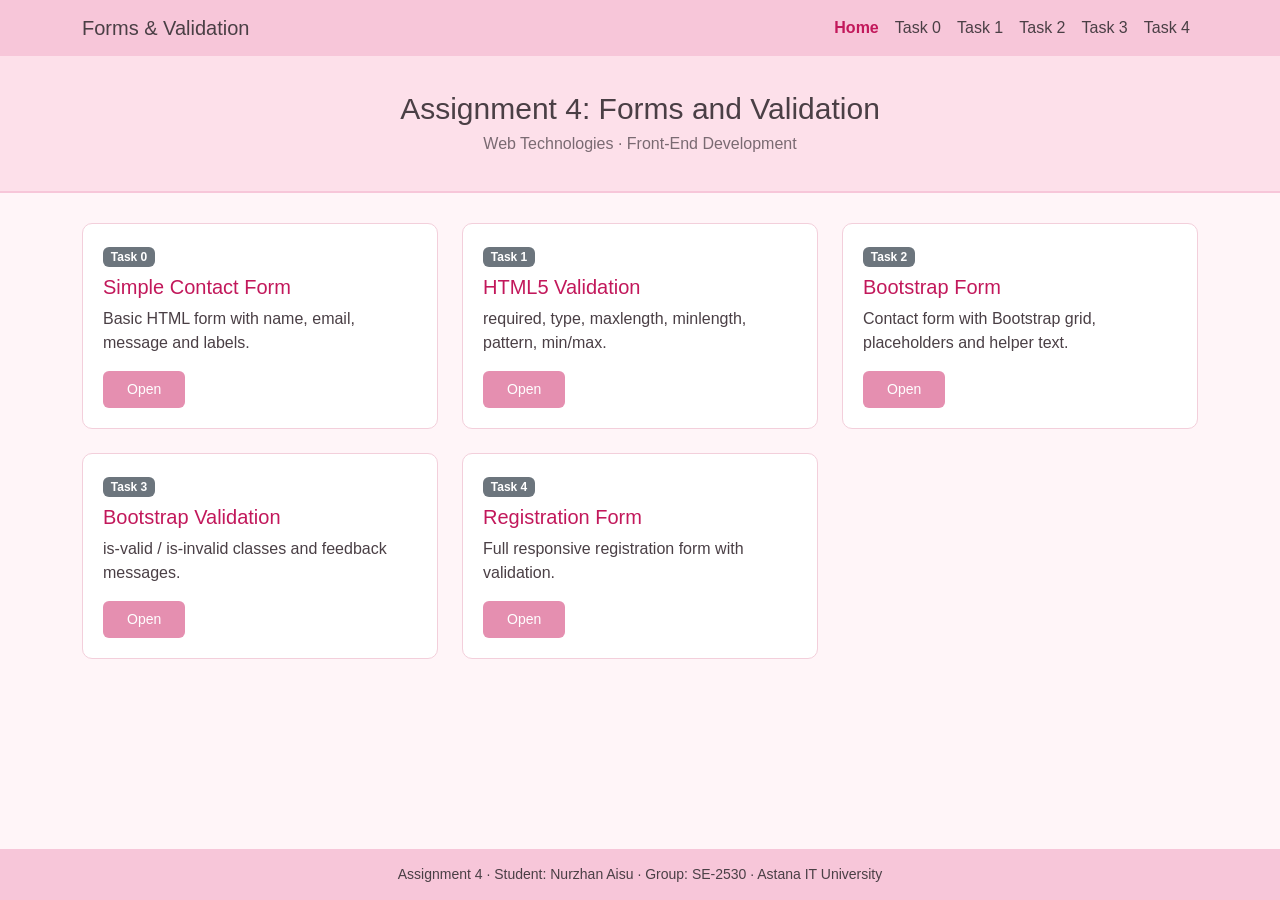
<file: index.html>
<!DOCTYPE html>
<html lang="en">
<head>
  <meta charset="UTF-8">
  <meta name="viewport" content="width=device-width, initial-scale=1">
  <title>Assignment 4: Forms and Validation | Assignment 4</title>
  <link href="https://cdn.jsdelivr.net/npm/bootstrap@5.3.3/dist/css/bootstrap.min.css" rel="stylesheet">
  <link href="css/style.css" rel="stylesheet">
</head>
<body>

  <nav class="navbar navbar-expand-lg">
    <div class="container">
      <a class="navbar-brand" href="index.html">Forms &amp; Validation</a>
      <button class="navbar-toggler" type="button" data-bs-toggle="collapse" data-bs-target="#menu">
        <span class="navbar-toggler-icon"></span>
      </button>
      <div class="collapse navbar-collapse" id="menu">
        <ul class="navbar-nav ms-auto">
          <li class="nav-item"><a class="nav-link active" href="index.html">Home</a></li><li class="nav-item"><a class="nav-link" href="task0-contact.html">Task 0</a></li><li class="nav-item"><a class="nav-link" href="task1-validation.html">Task 1</a></li><li class="nav-item"><a class="nav-link" href="task2-bootstrap.html">Task 2</a></li><li class="nav-item"><a class="nav-link" href="task3-feedback.html">Task 3</a></li><li class="nav-item"><a class="nav-link" href="task4-registration.html">Task 4</a></li>
        </ul>
      </div>
    </div>
  </nav>

  <header class="page-header">
    <div class="container">
      <h1>Assignment 4: Forms and Validation</h1>
      <p>Web Technologies &middot; Front-End Development</p>
    </div>
  </header>

  <main class="container">
    <div class="row g-4 mb-5">
      <div class="col-md-6 col-lg-4">
        <div class="task-card">
          <span class="badge bg-secondary mb-2">Task 0</span>
          <h5>Simple Contact Form</h5>
          <p>Basic HTML form with name, email, message and labels.</p>
          <a href="task0-contact.html" class="btn btn-main btn-sm">Open</a>
        </div>
      </div>
      <div class="col-md-6 col-lg-4">
        <div class="task-card">
          <span class="badge bg-secondary mb-2">Task 1</span>
          <h5>HTML5 Validation</h5>
          <p>required, type, maxlength, minlength, pattern, min/max.</p>
          <a href="task1-validation.html" class="btn btn-main btn-sm">Open</a>
        </div>
      </div>
      <div class="col-md-6 col-lg-4">
        <div class="task-card">
          <span class="badge bg-secondary mb-2">Task 2</span>
          <h5>Bootstrap Form</h5>
          <p>Contact form with Bootstrap grid, placeholders and helper text.</p>
          <a href="task2-bootstrap.html" class="btn btn-main btn-sm">Open</a>
        </div>
      </div>
      <div class="col-md-6 col-lg-4">
        <div class="task-card">
          <span class="badge bg-secondary mb-2">Task 3</span>
          <h5>Bootstrap Validation</h5>
          <p>is-valid / is-invalid classes and feedback messages.</p>
          <a href="task3-feedback.html" class="btn btn-main btn-sm">Open</a>
        </div>
      </div>
      <div class="col-md-6 col-lg-4">
        <div class="task-card">
          <span class="badge bg-secondary mb-2">Task 4</span>
          <h5>Registration Form</h5>
          <p>Full responsive registration form with validation.</p>
          <a href="task4-registration.html" class="btn btn-main btn-sm">Open</a>
        </div>
      </div>
    </div>
  </main>

  <footer>Assignment 4 &middot; Student: Nurzhan Aisu &middot; Group: SE-2530 &middot; Astana IT University</footer>

  <script src="https://cdn.jsdelivr.net/npm/bootstrap@5.3.3/dist/js/bootstrap.bundle.min.js"></script>
  
</body>
</html>
</file>
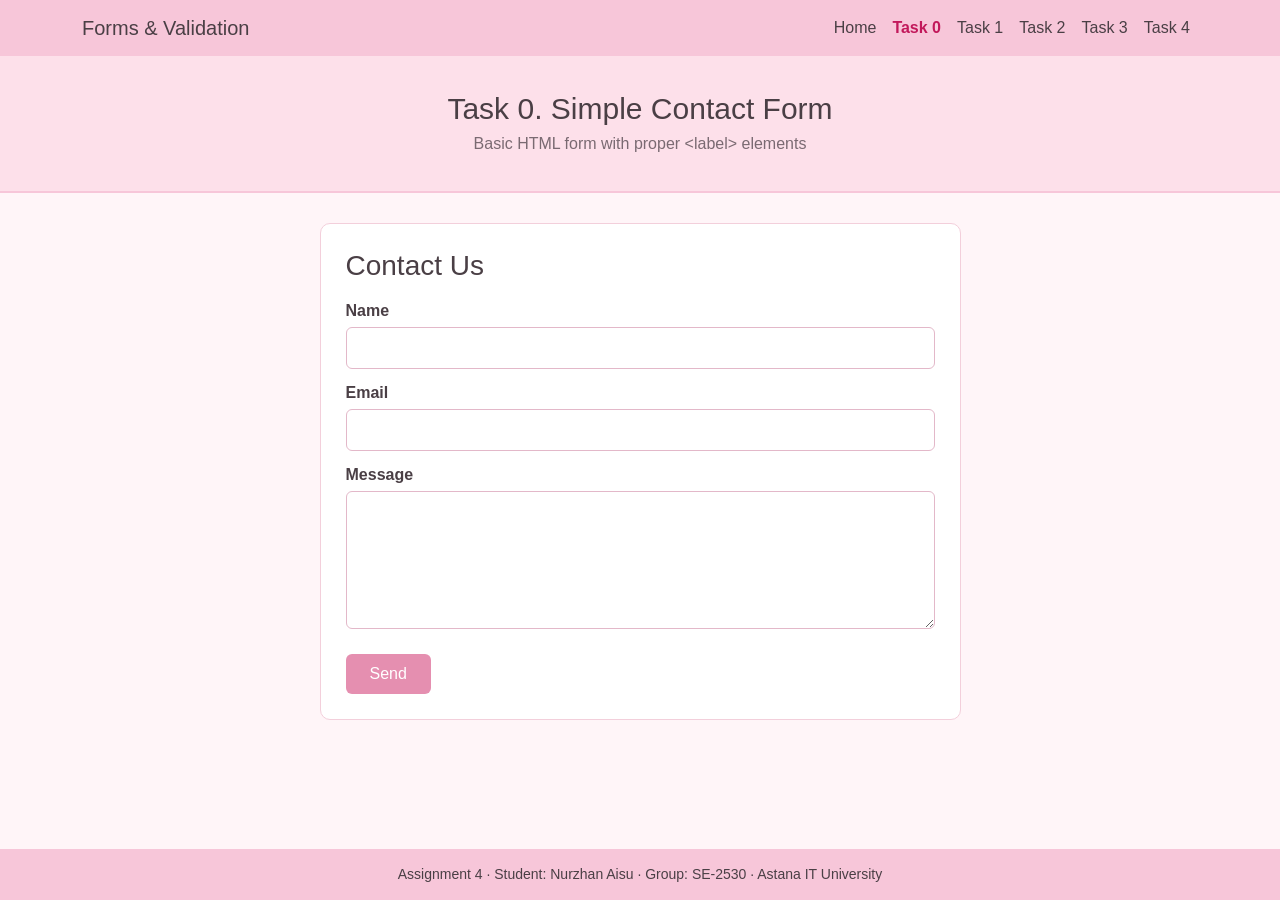
<file: task0-contact.html>
<!DOCTYPE html>
<html lang="en">
<head>
  <meta charset="UTF-8">
  <meta name="viewport" content="width=device-width, initial-scale=1">
  <title>Task 0. Simple Contact Form | Assignment 4</title>
  <link href="https://cdn.jsdelivr.net/npm/bootstrap@5.3.3/dist/css/bootstrap.min.css" rel="stylesheet">
  <link href="css/style.css" rel="stylesheet">
</head>
<body>

  <nav class="navbar navbar-expand-lg">
    <div class="container">
      <a class="navbar-brand" href="index.html">Forms &amp; Validation</a>
      <button class="navbar-toggler" type="button" data-bs-toggle="collapse" data-bs-target="#menu">
        <span class="navbar-toggler-icon"></span>
      </button>
      <div class="collapse navbar-collapse" id="menu">
        <ul class="navbar-nav ms-auto">
          <li class="nav-item"><a class="nav-link" href="index.html">Home</a></li><li class="nav-item"><a class="nav-link active" href="task0-contact.html">Task 0</a></li><li class="nav-item"><a class="nav-link" href="task1-validation.html">Task 1</a></li><li class="nav-item"><a class="nav-link" href="task2-bootstrap.html">Task 2</a></li><li class="nav-item"><a class="nav-link" href="task3-feedback.html">Task 3</a></li><li class="nav-item"><a class="nav-link" href="task4-registration.html">Task 4</a></li>
        </ul>
      </div>
    </div>
  </nav>

  <header class="page-header">
    <div class="container">
      <h1>Task 0. Simple Contact Form</h1>
      <p>Basic HTML form with proper &lt;label&gt; elements</p>
    </div>
  </header>

  <main class="container">
    <div class="row justify-content-center">
      <div class="col-lg-7">
        <div class="form-card">
          <h3 class="mb-3">Contact Us</h3>
          <form class="plain-form" action="#" method="post">
            <label for="name">Name</label>
            <input type="text" id="name" name="name">

            <label for="email">Email</label>
            <input type="email" id="email" name="email">

            <label for="message">Message</label>
            <textarea id="message" name="message" rows="5"></textarea>

            <button type="submit">Send</button>
          </form>
        </div>
      </div>
    </div>
  </main>

  <footer>Assignment 4 &middot; Student: Nurzhan Aisu &middot; Group: SE-2530 &middot; Astana IT University</footer>

  <script src="https://cdn.jsdelivr.net/npm/bootstrap@5.3.3/dist/js/bootstrap.bundle.min.js"></script>
  
</body>
</html>
</file>
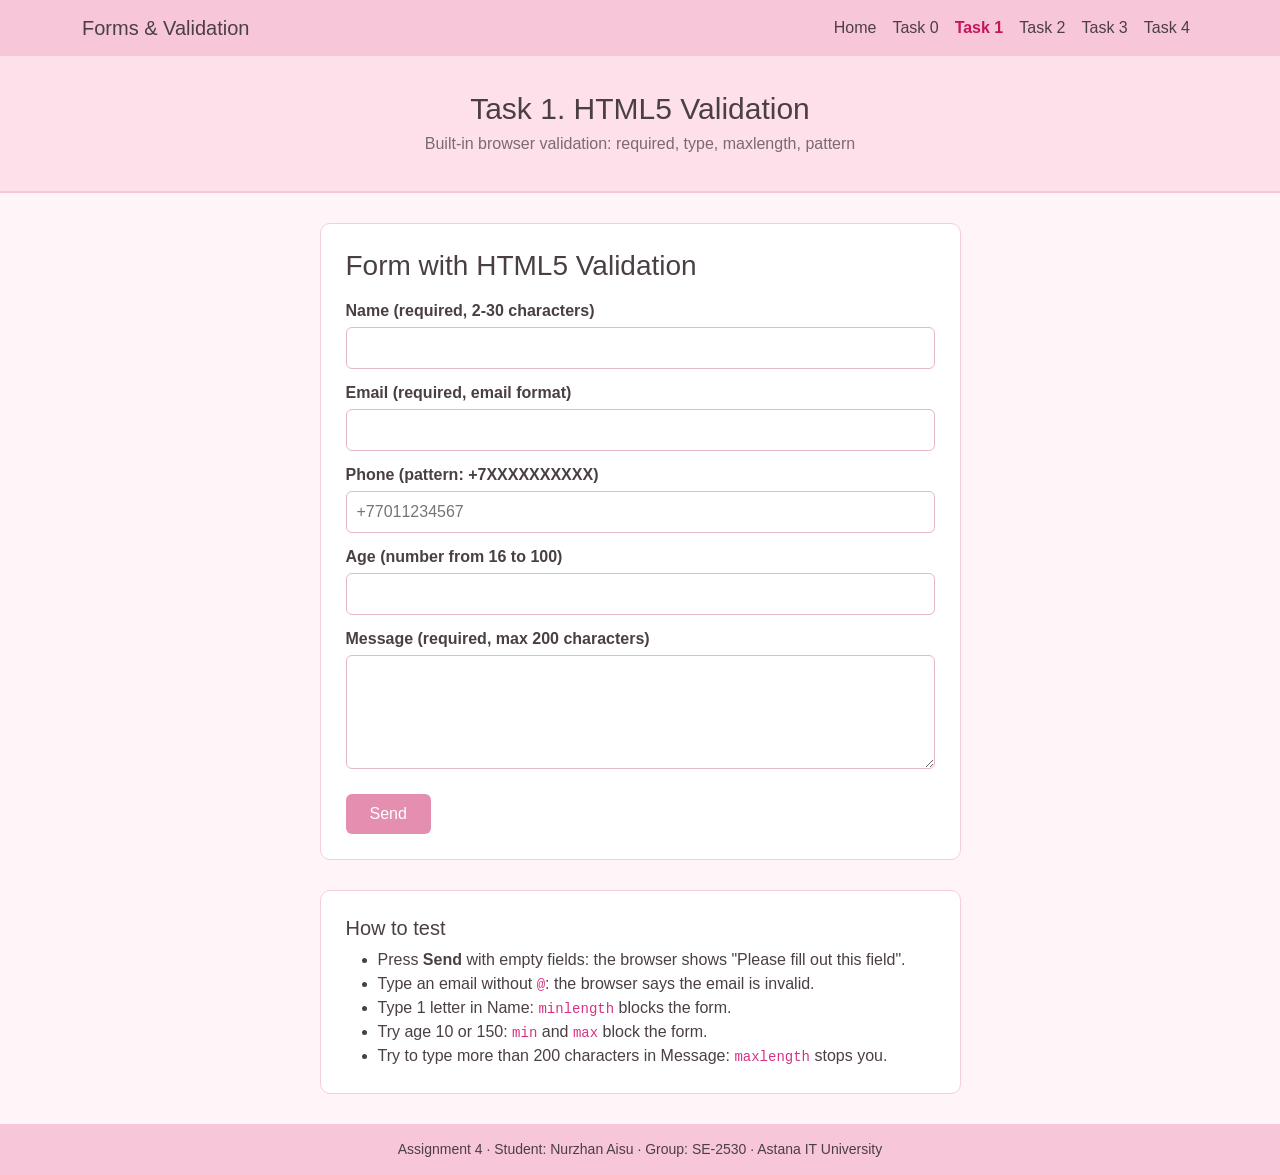
<file: task1-validation.html>
<!DOCTYPE html>
<html lang="en">
<head>
  <meta charset="UTF-8">
  <meta name="viewport" content="width=device-width, initial-scale=1">
  <title>Task 1. HTML5 Validation | Assignment 4</title>
  <link href="https://cdn.jsdelivr.net/npm/bootstrap@5.3.3/dist/css/bootstrap.min.css" rel="stylesheet">
  <link href="css/style.css" rel="stylesheet">
</head>
<body>

  <nav class="navbar navbar-expand-lg">
    <div class="container">
      <a class="navbar-brand" href="index.html">Forms &amp; Validation</a>
      <button class="navbar-toggler" type="button" data-bs-toggle="collapse" data-bs-target="#menu">
        <span class="navbar-toggler-icon"></span>
      </button>
      <div class="collapse navbar-collapse" id="menu">
        <ul class="navbar-nav ms-auto">
          <li class="nav-item"><a class="nav-link" href="index.html">Home</a></li><li class="nav-item"><a class="nav-link" href="task0-contact.html">Task 0</a></li><li class="nav-item"><a class="nav-link active" href="task1-validation.html">Task 1</a></li><li class="nav-item"><a class="nav-link" href="task2-bootstrap.html">Task 2</a></li><li class="nav-item"><a class="nav-link" href="task3-feedback.html">Task 3</a></li><li class="nav-item"><a class="nav-link" href="task4-registration.html">Task 4</a></li>
        </ul>
      </div>
    </div>
  </nav>

  <header class="page-header">
    <div class="container">
      <h1>Task 1. HTML5 Validation</h1>
      <p>Built-in browser validation: required, type, maxlength, pattern</p>
    </div>
  </header>

  <main class="container">
    <div class="row justify-content-center">
      <div class="col-lg-7">
        <div class="form-card">
          <h3 class="mb-3">Form with HTML5 Validation</h3>
          <form class="plain-form" action="#" method="post">
            <label for="name">Name (required, 2-30 characters)</label>
            <input type="text" id="name" name="name" required minlength="2" maxlength="30">

            <label for="email">Email (required, email format)</label>
            <input type="email" id="email" name="email" required>

            <label for="phone">Phone (pattern: +7XXXXXXXXXX)</label>
            <input type="tel" id="phone" name="phone" pattern="\+7[0-9]{10}" placeholder="+77011234567" title="Format: +7 and 10 digits">

            <label for="age">Age (number from 16 to 100)</label>
            <input type="number" id="age" name="age" min="16" max="100" required>

            <label for="message">Message (required, max 200 characters)</label>
            <textarea id="message" name="message" rows="4" required maxlength="200"></textarea>

            <button type="submit">Send</button>
          </form>
        </div>

        <div class="form-card">
          <h5>How to test</h5>
          <ul class="mb-0">
            <li>Press <b>Send</b> with empty fields: the browser shows "Please fill out this field".</li>
            <li>Type an email without <code>@</code>: the browser says the email is invalid.</li>
            <li>Type 1 letter in Name: <code>minlength</code> blocks the form.</li>
            <li>Try age 10 or 150: <code>min</code> and <code>max</code> block the form.</li>
            <li>Try to type more than 200 characters in Message: <code>maxlength</code> stops you.</li>
          </ul>
        </div>
      </div>
    </div>
  </main>

  <footer>Assignment 4 &middot; Student: Nurzhan Aisu &middot; Group: SE-2530 &middot; Astana IT University</footer>

  <script src="https://cdn.jsdelivr.net/npm/bootstrap@5.3.3/dist/js/bootstrap.bundle.min.js"></script>
  
</body>
</html>
</file>
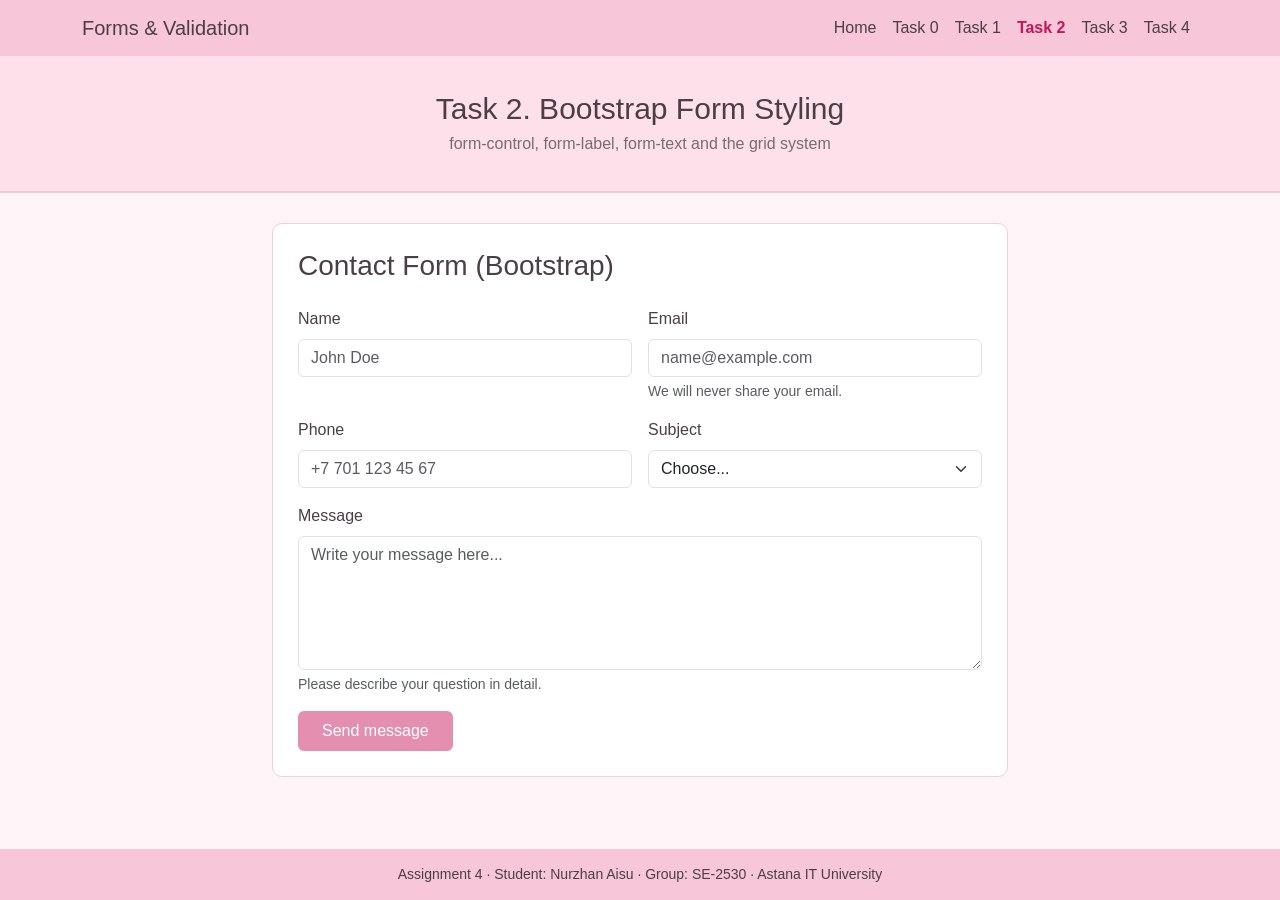
<file: task2-bootstrap.html>
<!DOCTYPE html>
<html lang="en">
<head>
  <meta charset="UTF-8">
  <meta name="viewport" content="width=device-width, initial-scale=1">
  <title>Task 2. Bootstrap Form Styling | Assignment 4</title>
  <link href="https://cdn.jsdelivr.net/npm/bootstrap@5.3.3/dist/css/bootstrap.min.css" rel="stylesheet">
  <link href="css/style.css" rel="stylesheet">
</head>
<body>

  <nav class="navbar navbar-expand-lg">
    <div class="container">
      <a class="navbar-brand" href="index.html">Forms &amp; Validation</a>
      <button class="navbar-toggler" type="button" data-bs-toggle="collapse" data-bs-target="#menu">
        <span class="navbar-toggler-icon"></span>
      </button>
      <div class="collapse navbar-collapse" id="menu">
        <ul class="navbar-nav ms-auto">
          <li class="nav-item"><a class="nav-link" href="index.html">Home</a></li><li class="nav-item"><a class="nav-link" href="task0-contact.html">Task 0</a></li><li class="nav-item"><a class="nav-link" href="task1-validation.html">Task 1</a></li><li class="nav-item"><a class="nav-link active" href="task2-bootstrap.html">Task 2</a></li><li class="nav-item"><a class="nav-link" href="task3-feedback.html">Task 3</a></li><li class="nav-item"><a class="nav-link" href="task4-registration.html">Task 4</a></li>
        </ul>
      </div>
    </div>
  </nav>

  <header class="page-header">
    <div class="container">
      <h1>Task 2. Bootstrap Form Styling</h1>
      <p>form-control, form-label, form-text and the grid system</p>
    </div>
  </header>

  <main class="container">
    <div class="row justify-content-center">
      <div class="col-lg-8">
        <div class="form-card">
          <h3 class="mb-4">Contact Form (Bootstrap)</h3>
          <form action="#" method="post">
            <div class="row g-3">
              <div class="col-md-6">
                <label for="name" class="form-label">Name</label>
                <input type="text" class="form-control" id="name" placeholder="John Doe">
              </div>
              <div class="col-md-6">
                <label for="email" class="form-label">Email</label>
                <input type="email" class="form-control" id="email" placeholder="name@example.com">
                <div class="form-text">We will never share your email.</div>
              </div>
              <div class="col-md-6">
                <label for="phone" class="form-label">Phone</label>
                <input type="tel" class="form-control" id="phone" placeholder="+7 701 123 45 67">
              </div>
              <div class="col-md-6">
                <label for="subject" class="form-label">Subject</label>
                <select class="form-select" id="subject">
                  <option selected>Choose...</option>
                  <option>Question</option>
                  <option>Feedback</option>
                  <option>Other</option>
                </select>
              </div>
              <div class="col-12">
                <label for="message" class="form-label">Message</label>
                <textarea class="form-control" id="message" rows="5" placeholder="Write your message here..."></textarea>
                <div class="form-text">Please describe your question in detail.</div>
              </div>
              <div class="col-12">
                <button type="submit" class="btn btn-main">Send message</button>
              </div>
            </div>
          </form>
        </div>
      </div>
    </div>
  </main>

  <footer>Assignment 4 &middot; Student: Nurzhan Aisu &middot; Group: SE-2530 &middot; Astana IT University</footer>

  <script src="https://cdn.jsdelivr.net/npm/bootstrap@5.3.3/dist/js/bootstrap.bundle.min.js"></script>
  
</body>
</html>
</file>
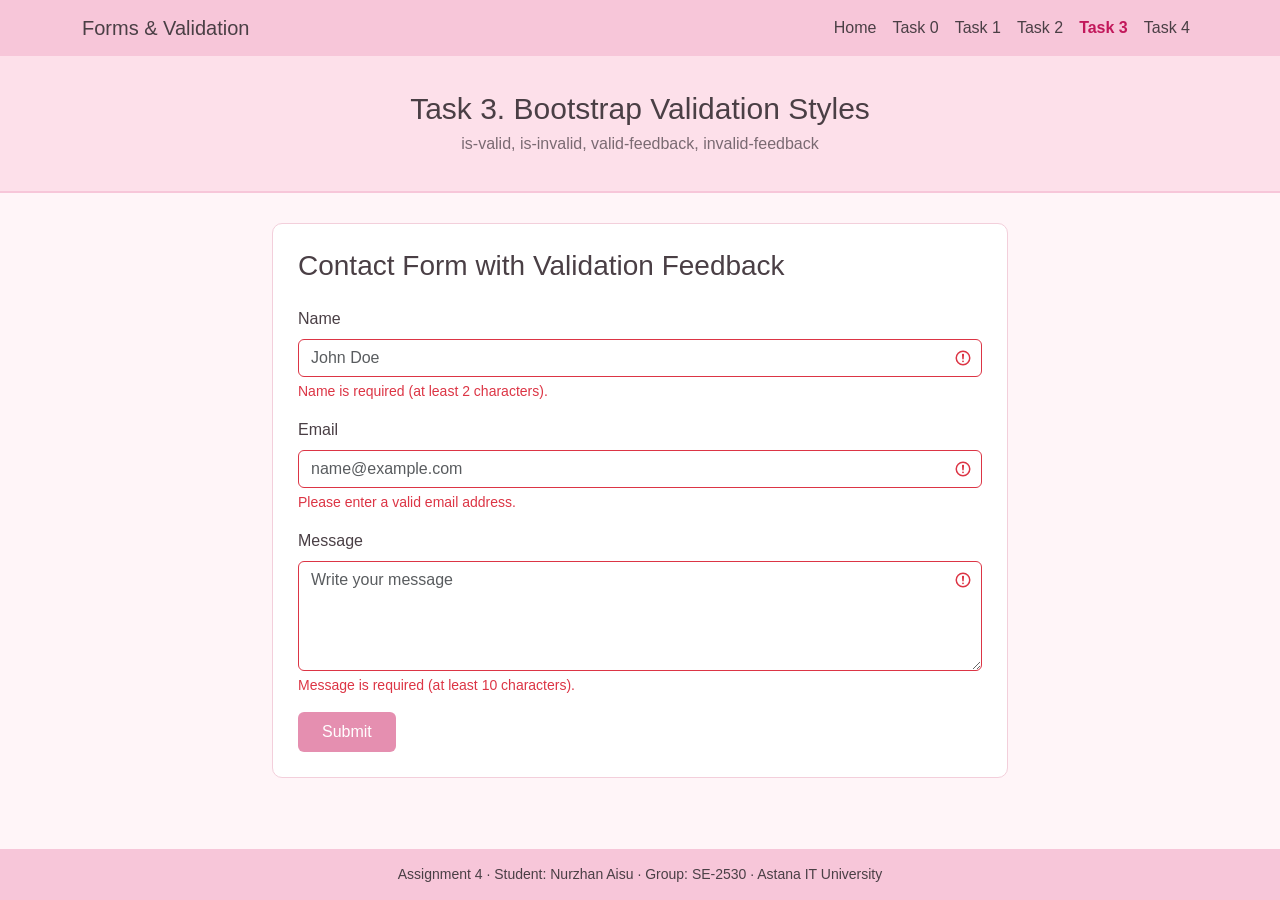
<file: task3-feedback.html>
<!DOCTYPE html>
<html lang="en">
<head>
  <meta charset="UTF-8">
  <meta name="viewport" content="width=device-width, initial-scale=1">
  <title>Task 3. Bootstrap Validation Styles | Assignment 4</title>
  <link href="https://cdn.jsdelivr.net/npm/bootstrap@5.3.3/dist/css/bootstrap.min.css" rel="stylesheet">
  <link href="css/style.css" rel="stylesheet">
</head>
<body>

  <nav class="navbar navbar-expand-lg">
    <div class="container">
      <a class="navbar-brand" href="index.html">Forms &amp; Validation</a>
      <button class="navbar-toggler" type="button" data-bs-toggle="collapse" data-bs-target="#menu">
        <span class="navbar-toggler-icon"></span>
      </button>
      <div class="collapse navbar-collapse" id="menu">
        <ul class="navbar-nav ms-auto">
          <li class="nav-item"><a class="nav-link" href="index.html">Home</a></li>
          <li class="nav-item"><a class="nav-link" href="task0-contact.html">Task 0</a></li>
          <li class="nav-item"><a class="nav-link" href="task1-validation.html">Task 1</a></li>
          <li class="nav-item"><a class="nav-link" href="task2-bootstrap.html">Task 2</a></li>
          <li class="nav-item"><a class="nav-link active" href="task3-feedback.html">Task 3</a></li>
          <li class="nav-item"><a class="nav-link" href="task4-registration.html">Task 4</a></li>
        </ul>
      </div>
    </div>
  </nav>
  <header class="page-header">
    <div class="container">
      <h1>Task 3. Bootstrap Validation Styles</h1>
      <p>is-valid, is-invalid, valid-feedback, invalid-feedback</p>
    </div>
  </header>

  <main class="container">
    <div class="row justify-content-center">
      <div class="col-lg-8">

        <div class="form-card">
          <h3 class="mb-4">Contact Form with Validation Feedback</h3>

          <form action="#" method="post" class="was-validated">
            <div class="row g-3">

              <div class="col-12">
                <label for="name" class="form-label">Name</label>
                <input type="text" class="form-control" id="name" placeholder="John Doe" required minlength="2">
                <div class="valid-feedback">Looks good!</div>
                <div class="invalid-feedback">Name is required (at least 2 characters).</div>
              </div>

              <div class="col-12">
                <label for="email" class="form-label">Email</label>
                <input type="email" class="form-control" id="email" placeholder="name@example.com" required>
                <div class="valid-feedback">Looks good!</div>
                <div class="invalid-feedback">Please enter a valid email address.</div>
              </div>

              <div class="col-12">
                <label for="message" class="form-label">Message</label>
                <textarea class="form-control" id="message" rows="4" placeholder="Write your message" required minlength="10"></textarea>
                <div class="valid-feedback">Looks good!</div>
                <div class="invalid-feedback">Message is required (at least 10 characters).</div>
              </div>

              <div class="col-12">
                <button type="submit" class="btn btn-main">Submit</button>
              </div>

            </div>
          </form>
        </div>

      </div>
    </div>
  </main>

  <footer>Assignment 4 &middot; Student: Nurzhan Aisu &middot; Group: SE-2530 &middot; Astana IT University</footer>

  <script src="https://cdn.jsdelivr.net/npm/bootstrap@5.3.3/dist/js/bootstrap.bundle.min.js"></script>
</body>
</html>
</file>
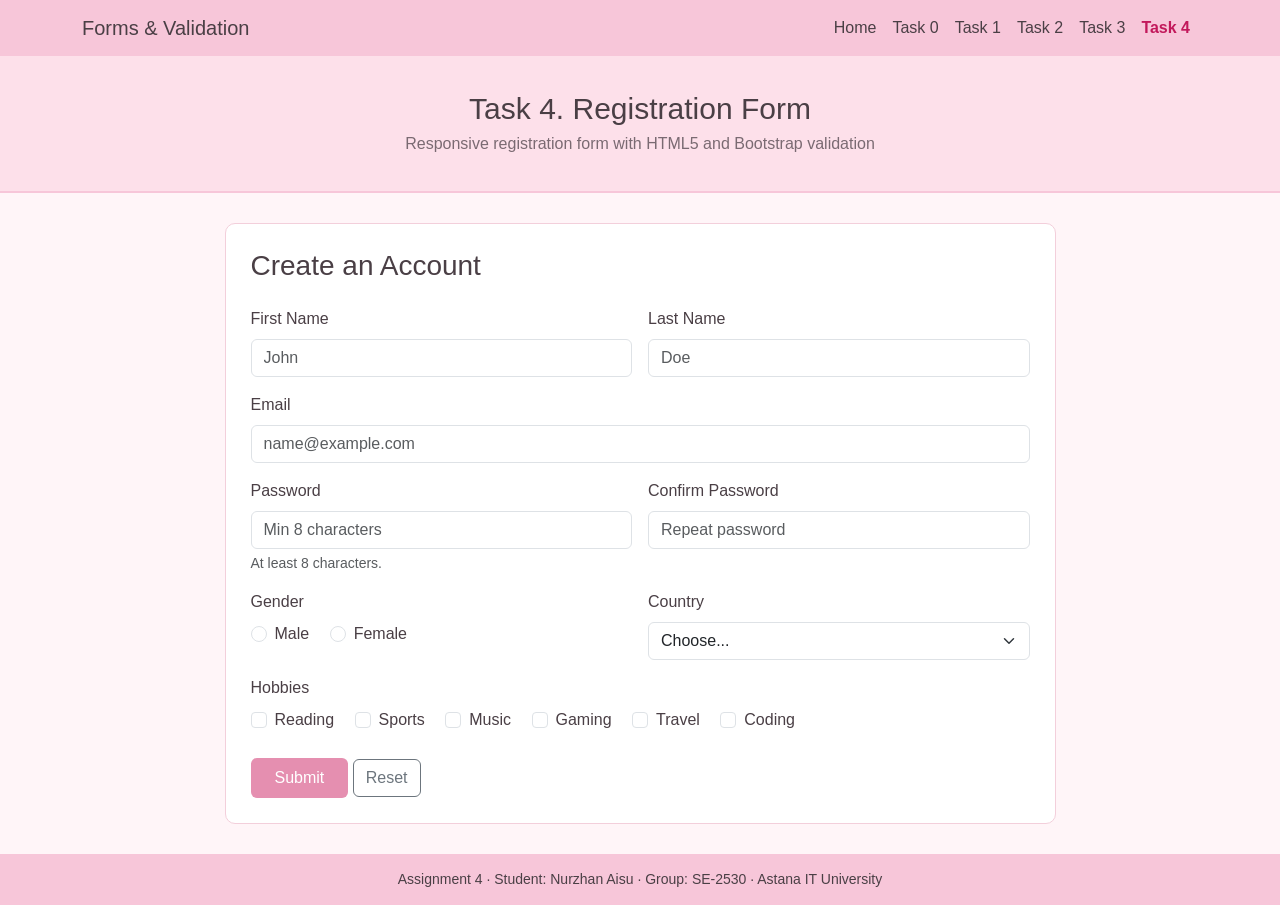
<file: task4-registration.html>
<!DOCTYPE html>
<html lang="en">
<head>
  <meta charset="UTF-8">
  <meta name="viewport" content="width=device-width, initial-scale=1">
  <title>Task 4. Registration Form | Assignment 4</title>
  <link href="https://cdn.jsdelivr.net/npm/bootstrap@5.3.3/dist/css/bootstrap.min.css" rel="stylesheet">
  <link href="css/style.css" rel="stylesheet">
</head>
<body>

  <nav class="navbar navbar-expand-lg">
    <div class="container">
      <a class="navbar-brand" href="index.html">Forms &amp; Validation</a>
      <button class="navbar-toggler" type="button" data-bs-toggle="collapse" data-bs-target="#menu">
        <span class="navbar-toggler-icon"></span>
      </button>
      <div class="collapse navbar-collapse" id="menu">
        <ul class="navbar-nav ms-auto">
          <li class="nav-item"><a class="nav-link" href="index.html">Home</a></li><li class="nav-item"><a class="nav-link" href="task0-contact.html">Task 0</a></li><li class="nav-item"><a class="nav-link" href="task1-validation.html">Task 1</a></li><li class="nav-item"><a class="nav-link" href="task2-bootstrap.html">Task 2</a></li><li class="nav-item"><a class="nav-link" href="task3-feedback.html">Task 3</a></li><li class="nav-item"><a class="nav-link active" href="task4-registration.html">Task 4</a></li>
        </ul>
      </div>
    </div>
  </nav>

  <header class="page-header">
    <div class="container">
      <h1>Task 4. Registration Form</h1>
      <p>Responsive registration form with HTML5 and Bootstrap validation</p>
    </div>
  </header>

  <main class="container">
    <div class="row justify-content-center">
      <div class="col-lg-9">
        <div class="form-card">
          <h3 class="mb-4">Create an Account</h3>
          <form action="#" method="post">
            <div class="row g-3">

              <div class="col-md-6">
                <label for="firstName" class="form-label">First Name</label>
                <input type="text" class="form-control" id="firstName" placeholder="John" required minlength="2">
              </div>

              <div class="col-md-6">
                <label for="lastName" class="form-label">Last Name</label>
                <input type="text" class="form-control" id="lastName" placeholder="Doe" required minlength="2">
              </div>

              <div class="col-12">
                <label for="email" class="form-label">Email</label>
                <input type="email" class="form-control" id="email" placeholder="name@example.com" required>
              </div>

              <div class="col-md-6">
                <label for="password" class="form-label">Password</label>
                <input type="password" class="form-control" id="password" placeholder="Min 8 characters" required minlength="8">
                <div class="form-text">At least 8 characters.</div>
              </div>

              <div class="col-md-6">
                <label for="confirmPassword" class="form-label">Confirm Password</label>
                <input type="password" class="form-control" id="confirmPassword" placeholder="Repeat password" required minlength="8">
              </div>

              <div class="col-md-6">
                <label class="form-label d-block">Gender</label>
                <div class="form-check form-check-inline">
                  <input class="form-check-input" type="radio" name="gender" id="male" value="male" required>
                  <label class="form-check-label" for="male">Male</label>
                </div>
                <div class="form-check form-check-inline">
                  <input class="form-check-input" type="radio" name="gender" id="female" value="female">
                  <label class="form-check-label" for="female">Female</label>
                </div>
              </div>

              <div class="col-md-6">
                <label for="country" class="form-label">Country</label>
                <select class="form-select" id="country" required>
                  <option value="" selected disabled>Choose...</option>
                  <option>Kazakhstan</option>
                  <option>Russia</option>
                  <option>Kyrgyzstan</option>
                  <option>Uzbekistan</option>
                  <option>Turkey</option>
                  <option>USA</option>
                  <option>Other</option>
                </select>
              </div>

              <div class="col-12">
                <label class="form-label d-block">Hobbies</label>
                <div class="form-check form-check-inline">
                  <input class="form-check-input" type="checkbox" name="hobby" id="h0" value="Reading">
                  <label class="form-check-label" for="h0">Reading</label>
                </div>
                <div class="form-check form-check-inline">
                  <input class="form-check-input" type="checkbox" name="hobby" id="h1" value="Sports">
                  <label class="form-check-label" for="h1">Sports</label>
                </div>
                <div class="form-check form-check-inline">
                  <input class="form-check-input" type="checkbox" name="hobby" id="h2" value="Music">
                  <label class="form-check-label" for="h2">Music</label>
                </div>
                <div class="form-check form-check-inline">
                  <input class="form-check-input" type="checkbox" name="hobby" id="h3" value="Gaming">
                  <label class="form-check-label" for="h3">Gaming</label>
                </div>
                <div class="form-check form-check-inline">
                  <input class="form-check-input" type="checkbox" name="hobby" id="h4" value="Travel">
                  <label class="form-check-label" for="h4">Travel</label>
                </div>
                <div class="form-check form-check-inline">
                  <input class="form-check-input" type="checkbox" name="hobby" id="h5" value="Coding">
                  <label class="form-check-label" for="h5">Coding</label>
                </div>
              </div>

              <div class="col-12 mt-4">
                <button type="submit" class="btn btn-main">Submit</button>
                <button type="reset" class="btn btn-outline-secondary">Reset</button>
              </div>

            </div>
          </form>
        </div>
      </div>
    </div>
  </main>

  <footer>Assignment 4 &middot; Student: Nurzhan Aisu &middot; Group: SE-2530 &middot; Astana IT University</footer>

  <script src="https://cdn.jsdelivr.net/npm/bootstrap@5.3.3/dist/js/bootstrap.bundle.min.js"></script>
</body>
</html>
</file>
<file: css/style.css>
body {
  background: #fff5f8;
  font-family: Arial, Helvetica, sans-serif;
  color: #4a3f45;
  min-height: 100vh;
  display: flex;
  flex-direction: column;
}

main { flex: 1; }

.navbar { background: #f7c6d9; }
.navbar .navbar-brand,
.navbar .nav-link { color: #4a3f45; }
.navbar .nav-link:hover,
.navbar .nav-link.active { color: #c2185b; font-weight: bold; }
.navbar-toggler { border-color: #4a3f45; }

.page-header {
  background: #fde0ea;
  padding: 35px 0;
  margin-bottom: 30px;
  text-align: center;
  border-bottom: 2px solid #f7c6d9;
}
.page-header h1 { font-size: 30px; margin-bottom: 5px; }
.page-header p { margin: 0; color: #7a6a72; }


.form-card {
  background: #ffffff;
  border: 1px solid #f3cfdb;
  border-radius: 10px;
  padding: 25px;
  margin-bottom: 30px;
}

.btn-main {
  background: #e58fb0;
  color: #fff;
  border: none;
  border-radius: 6px;
  padding: 8px 24px;
}
.btn-main:hover { background: #d4759a; color: #fff; }

.task-card {
  background: #fff;
  border: 1px solid #f3cfdb;
  border-radius: 10px;
  padding: 20px;
  height: 100%;
}
.task-card h5 { color: #c2185b; }

.plain-form label {
  display: block;
  font-weight: bold;
  margin-top: 12px;
  margin-bottom: 4px;
}
.plain-form input[type="text"],
.plain-form input[type="email"],
.plain-form input[type="tel"],
.plain-form input[type="number"],
.plain-form textarea {
  width: 100%;
  padding: 8px 10px;
  border: 1px solid #e3b8c9;
  border-radius: 6px;
  font-size: 16px;
}
.plain-form button {
  margin-top: 18px;
  background: #e58fb0;
  color: #fff;
  border: none;
  padding: 8px 24px;
  border-radius: 6px;
  font-size: 16px;
  cursor: pointer;
}
.plain-form button:hover { background: #d4759a; }

footer {
  background: #f7c6d9;
  text-align: center;
  padding: 15px 0;
  font-size: 14px;
}
</file>
